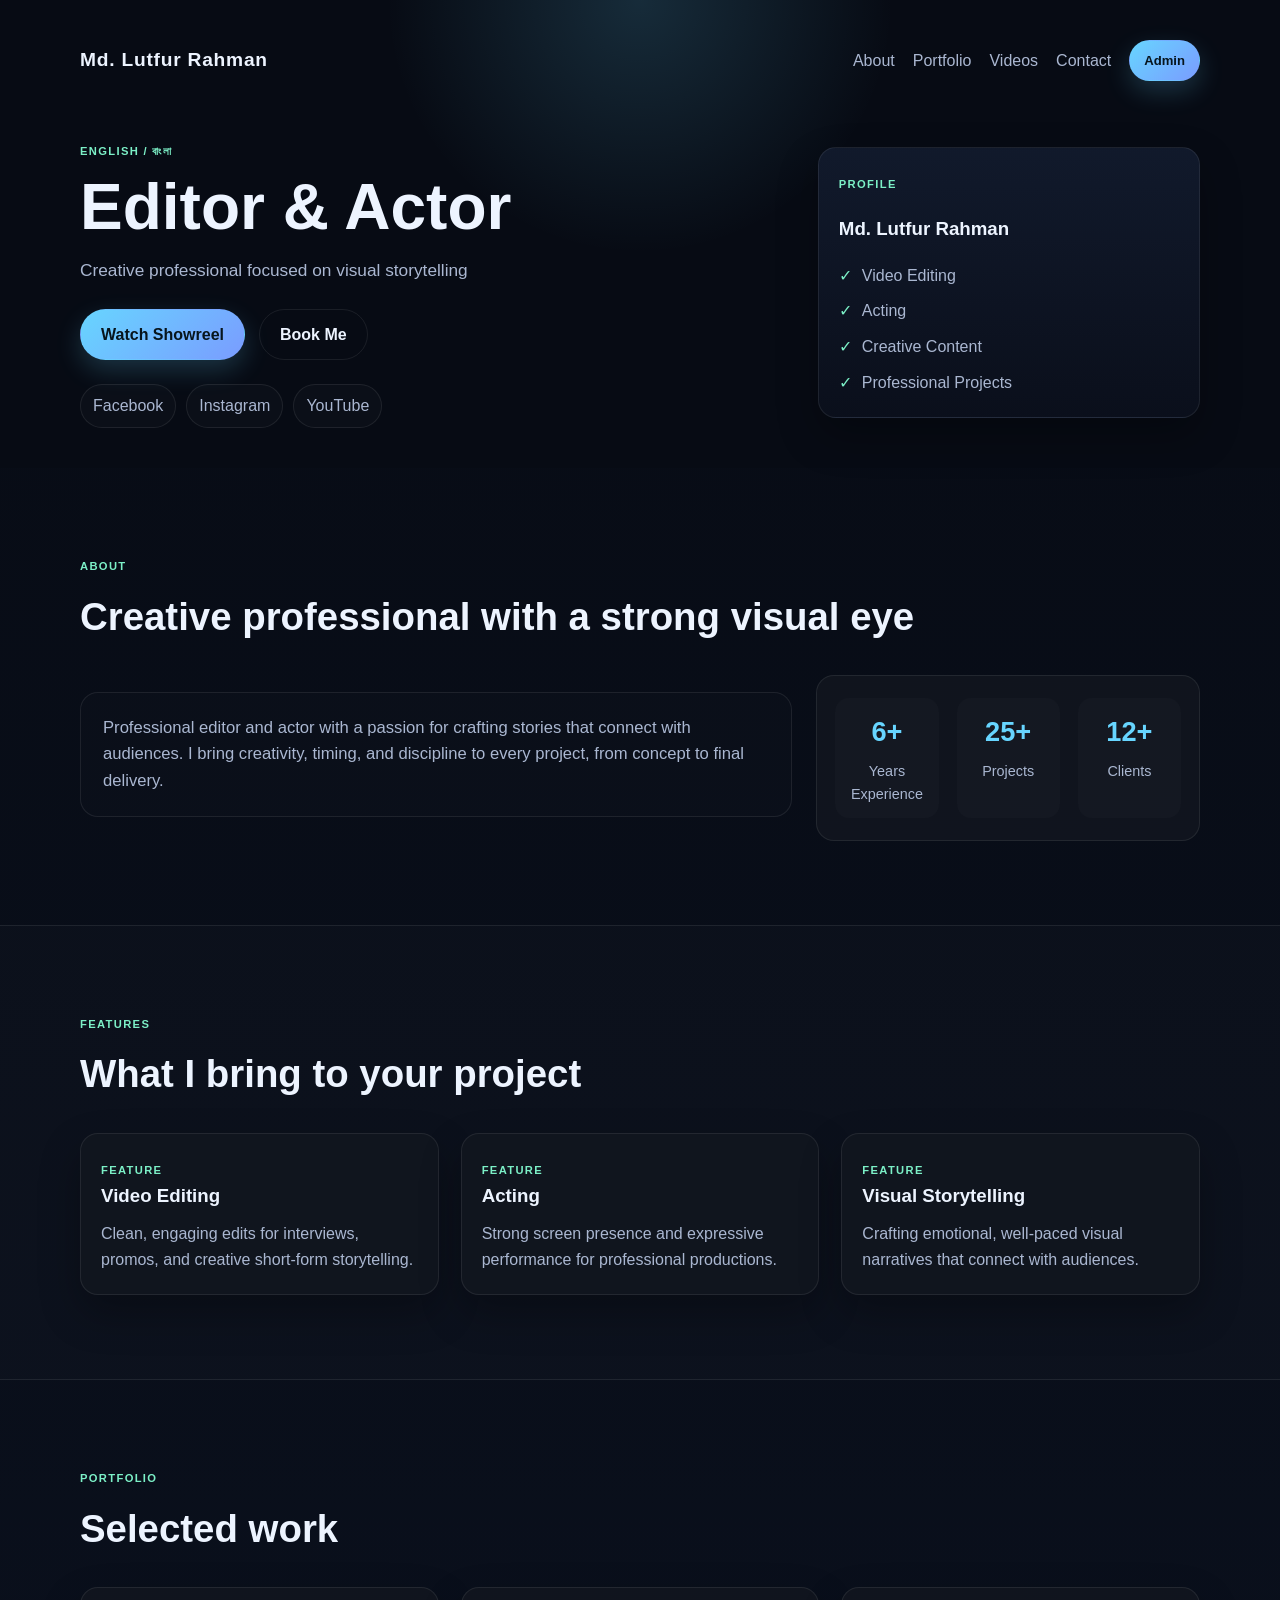
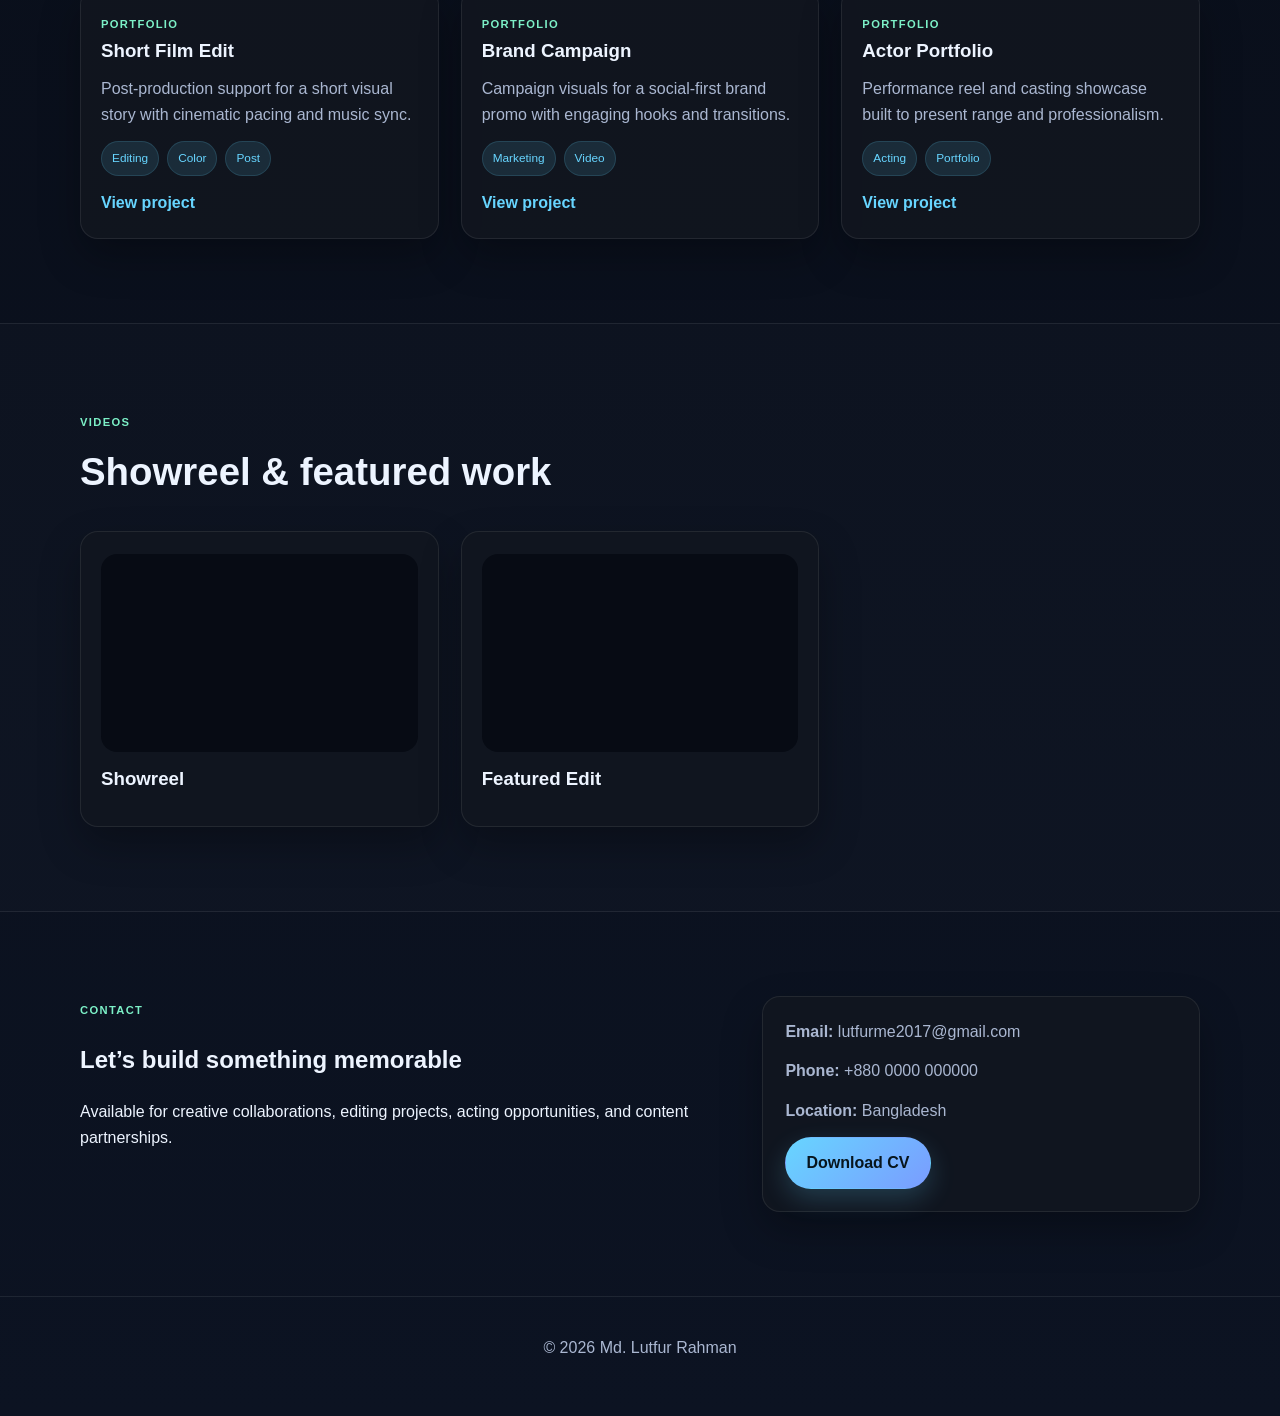
<file: index.html>
<!doctype html>
<html lang="en">
  <head>
    <meta charset="UTF-8" />
    <meta name="viewport" content="width=device-width, initial-scale=1.0" />
    <title>Md. Lutfur Rahman | Editor & Actor</title>
    <meta
      name="description"
      content="Portfolio and professional profile for Md. Lutfur Rahman — editor, actor, and creative professional."
    />
    <link rel="stylesheet" href="styles.css" />
  </head>
  <body data-page="public">
    <header class="site-header">
      <div class="container hero-wrap">
        <nav class="topbar">
          <div class="brand" id="brandName">Md. Lutfur Rahman</div>
          <div class="nav-links">
            <a href="#about">About</a>
            <a href="#portfolio">Portfolio</a>
            <a href="#videos">Videos</a>
            <a href="#contact">Contact</a>
            <a class="btn btn-small" href="admin.html">Admin</a>
          </div>
        </nav>

        <div class="hero-inner">
          <div class="hero-copy">
            <span class="eyebrow">English / বাংলা</span>
            <h1 id="heroTitle">Editor & Actor</h1>
            <p id="heroBio">
              Creative, detail-focused professional delivering polished visual storytelling
              across editing and performance work.
            </p>
            <div class="cta-row">
              <a class="btn" href="#videos">Watch Showreel</a>
              <a class="btn btn-outline" href="#contact">Book Me</a>
            </div>
            <div class="hero-socials" id="socialLinks"></div>
          </div>

          <div class="hero-card">
            <div class="mini-label">Profile</div>
            <h3 id="profileName">Md. Lutfur Rahman</h3>
            <ul class="check-list">
              <li>Video Editing</li>
              <li>Acting</li>
              <li>Creative Content</li>
              <li>Professional Projects</li>
            </ul>
          </div>
        </div>
      </div>
    </header>

    <main>
      <section id="about" class="section">
        <div class="container">
          <div class="section-heading">
            <span class="kicker">About</span>
            <h2>Creative professional with a strong visual eye</h2>
          </div>
          <div class="about-grid">
            <div>
              <p id="aboutText">
                Professional editor and actor with a passion for crafting stories that connect with audiences.
                I bring creativity, timing, and discipline to every project, from concept to final delivery.
              </p>
            </div>
            <div class="stats-box">
              <div><strong id="statYears">6+</strong><span>Years Experience</span></div>
              <div><strong id="statProjects">25+</strong><span>Projects</span></div>
              <div><strong id="statClients">12+</strong><span>Clients</span></div>
            </div>
          </div>
        </div>
      </section>

      <section class="section alt-bg">
        <div class="container">
          <div class="section-heading">
            <span class="kicker">Features</span>
            <h2>What I bring to your project</h2>
          </div>
          <div id="featuresGrid" class="feature-grid"></div>
        </div>
      </section>

      <section id="portfolio" class="section">
        <div class="container">
          <div class="section-heading">
            <span class="kicker">Portfolio</span>
            <h2>Selected work</h2>
          </div>
          <div id="projectsGrid" class="card-grid"></div>
        </div>
      </section>

      <section id="videos" class="section alt-bg">
        <div class="container">
          <div class="section-heading">
            <span class="kicker">Videos</span>
            <h2>Showreel & featured work</h2>
          </div>
          <div id="videoGrid" class="video-grid"></div>
        </div>
      </section>

      <section id="contact" class="section">
        <div class="container contact-wrap">
          <div class="contact-copy">
            <span class="kicker">Contact</span>
            <h2>Let’s build something memorable</h2>
            <p>
              Available for creative collaborations, editing projects, acting opportunities,
              and content partnerships.
            </p>
          </div>

          <div class="contact-card">
            <p><strong>Email:</strong> <a id="emailLink" href="mailto:lutfurme2017@gmail.com">lutfurme2017@gmail.com</a></p>
            <p><strong>Phone:</strong> <span id="phoneText">+880 0000 000000</span></p>
            <p><strong>Location:</strong> <span id="locationText">Bangladesh</span></p>
            <a class="btn" id="resumeLink" href="#">Download CV</a>
          </div>
        </div>
      </section>
    </main>

    <footer class="site-footer">
      <div class="container footer-wrap">
        <p>© <span id="yearStamp"></span> <span id="footerName">Md. Lutfur Rahman</span></p>
      </div>
    </footer>

    <script src="script.js"></script>
  </body>
</html>
</file>
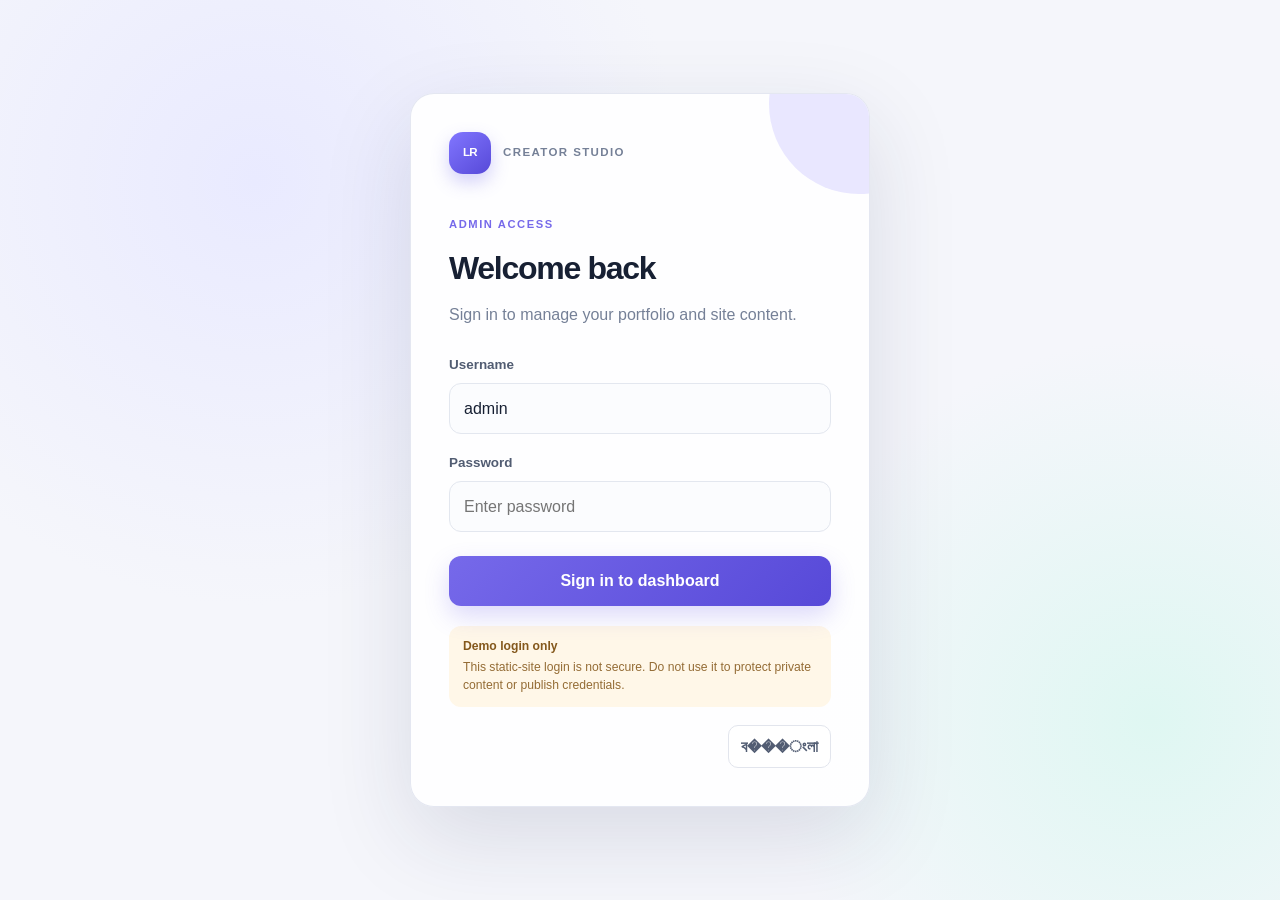
<file: admin.html>
<!doctype html>
<html lang="en">
  <head>
    <meta charset="UTF-8" />
    <meta name="viewport" content="width=device-width, initial-scale=1.0" />
    <meta name="theme-color" content="#0b1020" />
    <title>Studio Admin | Md. Lutfur Rahman</title>
    <link rel="stylesheet" href="styles.css" />
    <link rel="stylesheet" href="admin-premium.css" />
  </head>
  <body data-page="admin" class="admin-page">
    <div class="auth-shell" id="authPanel">
      <div class="auth-box premium-auth">
        <div class="auth-brand"><span class="brand-mark">LR</span><span>CREATOR STUDIO</span></div>
        <span class="eyebrow" data-i18n="adminAccess">ADMIN ACCESS</span>
        <h1 data-i18n="loginTitle">Welcome back</h1>
        <p data-i18n="loginSubtitle">Sign in to manage your portfolio and site content.</p>
        <form id="loginForm">
          <div class="field">
            <label for="username" data-i18n="username">Username</label>
            <input id="username" type="text" autocomplete="username" value="admin" required />
          </div>
          <div class="field">
            <label for="password" data-i18n="password">Password</label>
            <input id="password" type="password" autocomplete="current-password" placeholder="Enter password" required />
          </div>
          <button class="btn auth-submit" type="submit" data-i18n="signIn">Sign in to dashboard</button>
        </form>
        <div class="demo-warning"><strong data-i18n="demoOnly">Demo login only</strong><span data-i18n="demoWarning">This static-site login is not secure. Do not use it to protect private content or publish credentials.</span></div>
        <button class="language-toggle" type="button" data-language-toggle aria-label="Switch language">বাংলা</button>
      </div>
    </div>

    <div class="admin-shell hidden" id="adminPanel">
      <div class="admin-frame">
        <aside class="admin-sidebar">
          <a class="admin-brand" href="index.html"><span class="brand-mark">LR</span><span><strong>Creator Studio</strong><small>PERSONAL WEBSITE</small></span></a>
          <div class="sidebar-label" data-i18n="workspace">WORKSPACE</div>
          <nav class="sidebar-nav" aria-label="Dashboard sections">
            <button class="nav-btn active" type="button" data-section="overview"><span class="nav-icon">◫</span><span data-i18n="overview">Overview</span></button>
            <button class="nav-btn" type="button" data-section="profile"><span class="nav-icon">◉</span><span data-i18n="profile">Profile & contact</span></button>
            <button class="nav-btn" type="button" data-section="projects"><span class="nav-icon">▧</span><span data-i18n="projects">Projects & portfolio</span></button>
            <button class="nav-btn" type="button" data-section="features"><span class="nav-icon">✳</span><span data-i18n="features">Features</span></button>
            <button class="nav-btn" type="button" data-section="videos"><span class="nav-icon">▷</span><span data-i18n="videos">Videos</span></button>
            <button class="nav-btn" type="button" data-section="socials"><span class="nav-icon">↗</span><span data-i18n="socialLinks">Social links</span></button>
          </nav>
          <div class="sidebar-bottom">
            <div class="sidebar-tip"><span class="tip-dot"></span><div><strong data-i18n="localDemo">Local demo</strong><small data-i18n="localDemoText">Changes save in this browser only.</small></div></div>
            <button class="language-toggle sidebar-language" type="button" data-language-toggle>বাংলা</button>
          </div>
        </aside>

        <main class="admin-main">
          <header class="dashboard-topbar">
            <div class="breadcrumb"><span data-i18n="dashboard">Dashboard</span><span>/</span><strong id="currentSectionLabel" data-i18n="overview">Overview</strong></div>
            <div class="topbar-actions">
              <span class="save-status"><i></i><span data-i18n="savedLocally">Saved locally</span></span>
              <a class="btn btn-outline" href="index.html" target="_blank" rel="noopener"><span>↗</span><span data-i18n="previewSite">Preview site</span></a>
              <button class="ghost-btn" id="logoutBtn" type="button" data-i18n="logout">Log out</button>
            </div>
          </header>

          <section class="dashboard-section active" data-panel="overview">
            <div class="welcome-row"><div><span class="eyebrow" data-i18n="dashboardOverview">DASHBOARD OVERVIEW</span><h1 data-i18n="welcomeTitle">Your creative workspace</h1><p data-i18n="welcomeText">Manage your profile, work, videos and contact details from one place.</p></div><div class="welcome-date"><span class="date-icon">✦</span><span data-i18n="portfolioManager">Portfolio manager</span></div></div>
            <div class="metric-grid">
              <article class="metric-card"><span class="metric-icon cyan">▧</span><div><small data-i18n="portfolioProjects">Portfolio projects</small><strong id="projectCount">0</strong></div><button type="button" data-go="projects" aria-label="Open projects">↗</button></article>
              <article class="metric-card"><span class="metric-icon violet">▷</span><div><small data-i18n="featuredVideos">Featured videos</small><strong id="videoCount">0</strong></div><button type="button" data-go="videos" aria-label="Open videos">↗</button></article>
              <article class="metric-card"><span class="metric-icon green">✳</span><div><small data-i18n="serviceFeatures">Service features</small><strong id="featureCount">0</strong></div><button type="button" data-go="features" aria-label="Open features">↗</button></article>
              <article class="metric-card"><span class="metric-icon amber">↗</span><div><small data-i18n="socialProfiles">Social profiles</small><strong id="socialCount">0</strong></div><button type="button" data-go="socials" aria-label="Open social links">↗</button></article>
            </div>
            <div class="overview-grid">
              <article class="dashboard-card quick-card"><div class="card-heading"><div><span class="eyebrow" data-i18n="quickActions">QUICK ACTIONS</span><h2 data-i18n="manageContent">Manage your content</h2></div><span class="heading-mark">✦</span></div><div class="quick-actions"><button type="button" data-go="projects"><span class="quick-icon cyan">＋</span><span><strong data-i18n="addProject">Add a project</strong><small data-i18n="addProjectText">Showcase recent work</small></span><b>→</b></button><button type="button" data-go="videos"><span class="quick-icon violet">▷</span><span><strong data-i18n="addVideo">Add a video</strong><small data-i18n="addVideoText">Feature a showreel or edit</small></span><b>→</b></button><button type="button" data-go="profile"><span class="quick-icon green">◉</span><span><strong data-i18n="updateContact">Update contact details</strong><small data-i18n="updateContactText">Keep your profile current</small></span><b>→</b></button></div></article>
              <article class="dashboard-card profile-summary"><div class="card-heading"><div><span class="eyebrow" data-i18n="publicProfile">PUBLIC PROFILE</span><h2 data-i18n="profilePreview">Profile snapshot</h2></div><button type="button" class="text-action" data-go="profile" data-i18n="editProfile">Edit profile ↗</button></div><div class="profile-avatar" id="summaryInitials">LR</div><h3 id="summaryName">Md. Lutfur Rahman</h3><p id="summaryTitle">Editor & Actor</p><div class="summary-divider"></div><small id="summaryEmail">lutfurme2017@gmail.com</small></article>
            </div>
            <div class="dashboard-note"><span>ⓘ</span><p><strong data-i18n="importantNote">Important:</strong> <span data-i18n="importantNoteText">This static version stores content in your browser only. To publish dashboard edits for every visitor, connect a real CMS or backend before launch.</span></p></div>
          </section>

          <section class="dashboard-section" data-panel="profile">
            <div class="section-title-row"><div><span class="eyebrow" data-i18n="profileSettings">PROFILE SETTINGS</span><h1 data-i18n="profileContactTitle">Profile & contact</h1><p data-i18n="profileContactDesc">Edit the information visitors see on your portfolio.</p></div></div>
            <section class="dashboard-card editor-card"><div class="card-heading"><div><h2 data-i18n="identityIntro">Identity & introduction</h2><p data-i18n="identityIntroDesc">Your name, professional title and bio.</p></div><span class="card-step">01</span></div><div class="form-grid">
              <div class="field"><label for="siteName" data-i18n="name">Name</label><input id="siteName" type="text" /></div><div class="field"><label for="siteTitle" data-i18n="professionalTitle">Professional title</label><input id="siteTitle" type="text" /></div>
              <div class="field full"><label for="siteSubtitle" data-i18n="shortIntro">Short introduction</label><input id="siteSubtitle" type="text" /></div><div class="field full"><label for="bioText" data-i18n="aboutBio">About / biography</label><textarea id="bioText"></textarea></div>
            </div></section>
            <section class="dashboard-card editor-card"><div class="card-heading"><div><h2 data-i18n="contactDetails">Contact details</h2><p data-i18n="contactDetailsDesc">Ways for clients and collaborators to reach you.</p></div><span class="card-step">02</span></div><div class="form-grid">
              <div class="field"><label for="emailInput" data-i18n="emailAddress">Email address</label><input id="emailInput" type="email" /></div><div class="field"><label for="phoneInput" data-i18n="phone">Phone</label><input id="phoneInput" type="text" /></div><div class="field"><label for="locationInput" data-i18n="location">Location</label><input id="locationInput" type="text" /></div><div class="field"><label for="resumeInput" data-i18n="cvLink">CV / resume link</label><input id="resumeInput" type="url" /></div>
            </div></section>
            <section class="dashboard-card editor-card"><div class="card-heading"><div><h2 data-i18n="profileStats">Profile statistics</h2><p data-i18n="profileStatsDesc">Small highlights shown on your public page.</p></div><span class="card-step">03</span></div><div class="form-grid">
              <div class="field"><label for="statsYears" data-i18n="yearsExperience">Years of experience</label><input id="statsYears" type="text" /></div><div class="field"><label for="statsProjects" data-i18n="projectsCompleted">Projects completed</label><input id="statsProjects" type="text" /></div><div class="field"><label for="statsClients" data-i18n="clients">Clients</label><input id="statsClients" type="text" /></div>
            </div></section>
          </section>

          <section class="dashboard-section" data-panel="projects">
            <div class="section-title-row"><div><span class="eyebrow" data-i18n="portfolioManagement">PORTFOLIO MANAGEMENT</span><h1 data-i18n="projectsPortfolioTitle">Projects & portfolio</h1><p data-i18n="projectsPortfolioDesc">Add project highlights and link visitors to your work.</p></div></div>
            <section class="dashboard-card editor-card"><div class="card-heading"><div><h2 data-i18n="newProject">Create a project</h2><p data-i18n="newProjectDesc">Add a title, description, project link and tags.</p></div><span class="card-step">＋</span></div><div class="form-grid">
              <div class="field"><label for="projectTitle" data-i18n="projectName">Project name</label><input id="projectTitle" type="text" placeholder="e.g. Short film edit" /></div><div class="field"><label for="projectLink" data-i18n="projectUrl">Project URL</label><input id="projectLink" type="url" placeholder="https://..." /></div><div class="field full"><label for="projectDescription" data-i18n="description">Description</label><textarea id="projectDescription"></textarea></div><div class="field full"><label for="projectTags" data-i18n="tags">Tags (comma separated)</label><input id="projectTags" type="text" placeholder="Editing, Film, Post-production" /></div>
            </div><button class="success-btn add-action" type="button" id="addProjectBtn"><span>＋</span><span data-i18n="addToPortfolio">Add to portfolio</span></button></section>
            <section class="dashboard-card list-card premium-list"><div class="card-heading"><div><h2 data-i18n="publishedProjects">Portfolio projects</h2><p data-i18n="publishedProjectsDesc">Items currently included in your portfolio.</p></div></div><div id="projectList" class="managed-list"></div></section>
          </section>

          <section class="dashboard-section" data-panel="features">
            <div class="section-title-row"><div><span class="eyebrow" data-i18n="servicesSkills">SERVICES & SKILLS</span><h1 data-i18n="featuresTitle">Features</h1><p data-i18n="featuresDesc">Highlight your services, strengths and creative capabilities.</p></div></div>
            <section class="dashboard-card editor-card"><div class="card-heading"><div><h2 data-i18n="newFeature">Create a feature</h2><p data-i18n="newFeatureDesc">Add a concise title and a clear description.</p></div><span class="card-step">✳</span></div><div class="form-grid">
              <div class="field full"><label for="featureTitle" data-i18n="featureTitle">Feature title</label><input id="featureTitle" type="text" /></div><div class="field full"><label for="featureDescription" data-i18n="description">Description</label><textarea id="featureDescription"></textarea></div>
            </div><button class="success-btn add-action" type="button" id="addFeatureBtn"><span>＋</span><span data-i18n="addFeatureAction">Add feature</span></button></section>
            <section class="dashboard-card list-card premium-list"><div class="card-heading"><div><h2 data-i18n="currentFeatures">Current features</h2><p data-i18n="currentFeaturesDesc">Manage the features visitors see.</p></div></div><div id="featureList" class="managed-list"></div></section>
          </section>

          <section class="dashboard-section" data-panel="videos">
            <div class="section-title-row"><div><span class="eyebrow" data-i18n="videoManagement">VIDEO MANAGEMENT</span><h1 data-i18n="videosTitle">Videos & showreels</h1><p data-i18n="videosDesc">Feature your showreel, edits and other video work.</p></div></div>
            <section class="dashboard-card editor-card"><div class="card-heading"><div><h2 data-i18n="newVideo">Add a video</h2><p data-i18n="newVideoDesc">Paste a YouTube or supported video embed URL.</p></div><span class="card-step">▷</span></div><div class="form-grid">
              <div class="field"><label for="videoTitle" data-i18n="videoTitle">Video title</label><input id="videoTitle" type="text" /></div><div class="field"><label for="videoUrl" data-i18n="videoUrl">Video URL</label><input id="videoUrl" type="url" placeholder="https://www.youtube.com/watch?v=..." /></div>
            </div><button class="success-btn add-action" type="button" id="addVideoBtn"><span>＋</span><span data-i18n="addVideoAction">Add video</span></button></section>
            <section class="dashboard-card list-card premium-list"><div class="card-heading"><div><h2 data-i18n="currentVideos">Current videos</h2><p data-i18n="currentVideosDesc">Videos displayed on your portfolio page.</p></div></div><div id="videoList" class="managed-list"></div></section>
          </section>

          <section class="dashboard-section" data-panel="socials">
            <div class="section-title-row"><div><span class="eyebrow" data-i18n="onlinePresence">ONLINE PRESENCE</span><h1 data-i18n="socialLinksTitle">Social links</h1><p data-i18n="socialLinksDesc">Connect visitors to your professional profiles and other sites.</p></div></div>
            <section class="dashboard-card editor-card"><div class="card-heading"><div><h2 data-i18n="newSocialLink">Add a link</h2><p data-i18n="newSocialDesc">Add a display name and its full URL.</p></div><span class="card-step">↗</span></div><div class="form-grid">
              <div class="field"><label for="socialLabel" data-i18n="linkName">Link name</label><input id="socialLabel" type="text" placeholder="Facebook" /></div><div class="field"><label for="socialUrl" data-i18n="linkUrl">Link URL</label><input id="socialUrl" type="url" placeholder="https://..." /></div>
            </div><button class="success-btn add-action" type="button" id="addSocialBtn"><span>＋</span><span data-i18n="addLink">Add link</span></button></section>
            <section class="dashboard-card list-card premium-list"><div class="card-heading"><div><h2 data-i18n="currentLinks">Current links</h2><p data-i18n="currentLinksDesc">Social links shown on your public profile.</p></div></div><div id="socialList" class="managed-list"></div></section>
          </section>

          <footer class="dashboard-footer"><span>© <span id="adminYear"></span> Md. Lutfur Rahman</span><span data-i18n="adminFooter">A simple space for your creative work.</span><button class="btn danger-btn" id="resetBtn" type="button" data-i18n="resetData">Reset content</button></footer>
        </main>
      </div>
    </div>
    <div id="toast" class="toast" aria-live="polite"></div>
    <script src="script.js"></script>
    <script src="admin-ui.js"></script>
  </body>
</html>
</file>
<file: styles.css>
* {
  box-sizing: border-box;
}

:root {
  --bg: #070b14;
  --bg-2: #0c1322;
  --panel: rgba(18, 22, 31, 0.88);
  --panel-strong: #121b2d;
  --panel-soft: #171f32;
  --text: #edf4ff;
  --muted: #aab7d1;
  --primary: #67d5ff;
  --secondary: #7cf0c7;
  --accent: #ffb76b;
  --line: rgba(255, 255, 255, 0.08);
  --shadow: 0 18px 40px rgba(0, 0, 0, 0.28);
  --radius: 18px;
}

html {
  scroll-behavior: smooth;
}

body {
  margin: 0;
  font-family: Inter, "Segoe UI", sans-serif;
  background: linear-gradient(180deg, var(--bg) 0%, var(--bg-2) 100%);
  color: var(--text);
  line-height: 1.6;
}

a {
  color: inherit;
  text-decoration: none;
}

img, iframe {
  max-width: 100%;
  display: block;
}

.container {
  width: min(1120px, calc(100% - 32px));
  margin: 0 auto;
}

.site-header {
  background: radial-gradient(circle at top, rgba(103, 213, 255, 0.16), transparent 32%), var(--bg);
  padding: 22px 0 40px;
}

.topbar {
  display: flex;
  justify-content: space-between;
  align-items: center;
  gap: 20px;
  padding: 18px 0 30px;
}

.brand {
  font-size: 1.2rem;
  font-weight: 700;
  letter-spacing: 0.04em;
}

.nav-links {
  display: flex;
  flex-wrap: wrap;
  gap: 18px;
  color: var(--muted);
  align-items: center;
}

.nav-links a {
  transition: 0.2s ease;
}

.nav-links a:hover {
  color: var(--text);
}

.hero-wrap {
  position: relative;
}

.hero-inner {
  display: grid;
  grid-template-columns: 1.3fr 0.7fr;
  align-items: center;
  gap: 28px;
  padding-top: 26px;
}

.eyebrow,
.kicker,
.mini-label {
  display: inline-block;
  text-transform: uppercase;
  letter-spacing: 0.12em;
  font-size: 0.7rem;
  color: var(--secondary);
  font-weight: 700;
}

.hero-copy h1 {
  font-size: clamp(2.4rem, 5vw, 5rem);
  line-height: 1.02;
  margin: 12px 0 16px;
}

.hero-copy p {
  max-width: 620px;
  color: var(--muted);
  font-size: 1.08rem;
}

.cta-row {
  margin-top: 24px;
  display: flex;
  flex-wrap: wrap;
  gap: 14px;
}

.btn {
  display: inline-flex;
  align-items: center;
  justify-content: center;
  padding: 12px 20px;
  border-radius: 999px;
  background: linear-gradient(135deg, var(--primary), #7a9cff);
  color: #07151d;
  font-weight: 700;
  border: 1px solid transparent;
  transition: transform 0.2s ease, box-shadow 0.2s ease;
  box-shadow: 0 10px 26px rgba(103, 213, 255, 0.2);
}

.btn:hover {
  transform: translateY(-1px);
}

.btn-small {
  padding: 9px 14px;
  font-size: 0.82rem;
}

.btn-outline {
  background: transparent;
  color: var(--text);
  border-color: var(--line);
  box-shadow: none;
}

.hero-socials {
  margin-top: 24px;
  display: flex;
  flex-wrap: wrap;
  gap: 10px;
}

.social-chip {
  display: inline-block;
  padding: 8px 12px;
  border-radius: 999px;
  background: rgba(255, 255, 255, 0.02);
  border: 1px solid var(--line);
  color: var(--muted);
}

.hero-card {
  background: linear-gradient(180deg, rgba(18, 27, 45, 0.94), rgba(11, 16, 28, 0.94));
  border: 1px solid var(--line);
  border-radius: var(--radius);
  padding: 22px 20px;
  box-shadow: var(--shadow);
}

.check-list {
  list-style: none;
  padding: 0;
  margin: 18px 0 0;
  display: grid;
  gap: 10px;
  color: var(--muted);
}

.check-list li::before {
  content: "✓";
  color: var(--secondary);
  margin-right: 10px;
}

.section {
  padding: 84px 0;
}

.alt-bg {
  background: rgba(255, 255, 255, 0.013);
  border-top: 1px solid var(--line);
  border-bottom: 1px solid var(--line);
}

.section-heading {
  margin-bottom: 28px;
}

.section-heading h2 {
  margin: 8px 0 0;
  font-size: clamp(1.8rem, 3vw, 2.8rem);
}

.about-grid {
  display: grid;
  grid-template-columns: 1.3fr 0.7fr;
  gap: 24px;
  align-items: stretch;
}

#aboutText {
  font-size: 1.04rem;
  color: var(--muted);
  background: rgba(255, 255, 255, 0.01);
  border: 1px solid var(--line);
  padding: 22px;
  border-radius: var(--radius);
}

.stats-box {
  display: grid;
  grid-template-columns: repeat(3, 1fr);
  gap: 18px;
  background: var(--panel);
  border: 1px solid var(--line);
  border-radius: var(--radius);
  padding: 22px 18px;
}

.stats-box div {
  display: flex;
  flex-direction: column;
  gap: 6px;
  text-align: center;
  padding: 12px 8px;
  border-radius: 14px;
  background: rgba(255, 255, 255, 0.015);
}

.stats-box strong {
  font-size: 1.7rem;
  color: var(--primary);
}

.stats-box span {
  color: var(--muted);
  font-size: 0.9rem;
}

.feature-grid,
.card-grid,
.video-grid {
  display: grid;
  grid-template-columns: repeat(3, minmax(0, 1fr));
  gap: 22px;
}

.feature-card,
.project-card,
.video-card,
.contact-card,
.admin-panel,
.auth-box,
.list-card,
.form-card {
  background: rgba(18, 22, 31, 0.88);
  border: 1px solid var(--line);
  border-radius: var(--radius);
  box-shadow: var(--shadow);
}

.feature-card,
.project-card,
.video-card {
  padding: 22px 20px;
}

.feature-card h3,
.project-card h3,
.video-card h3 {
  margin: 0 0 10px;
}

.feature-card p,
.project-card p,
.video-card p {
  margin: 0;
  color: var(--muted);
}

.project-card .project-link {
  display: inline-block;
  margin-top: 14px;
  color: var(--primary);
  font-weight: 600;
}

.tag-group {
  margin-top: 14px;
  display: flex;
  flex-wrap: wrap;
  gap: 8px;
}

.tag {
  display: inline-flex;
  align-items: center;
  padding: 7px 10px;
  border-radius: 999px;
  font-size: 0.74rem;
  background: rgba(103, 213, 255, 0.12);
  color: var(--primary);
  border: 1px solid rgba(103, 213, 255, 0.15);
}

.video-frame {
  position: relative;
  overflow: hidden;
  border-radius: 16px;
  margin-bottom: 12px;
  background: #070b14;
  aspect-ratio: 16 / 10;
}

.video-frame iframe {
  width: 100%;
  height: 100%;
  border: 0;
}

.contact-wrap {
  display: grid;
  grid-template-columns: 1.2fr 0.8fr;
  gap: 26px;
  align-items: start;
}

.contact-card {
  padding: 22px;
}

.contact-card p {
  margin: 0 0 14px;
  color: var(--muted);
}

.site-footer {
  border-top: 1px solid var(--line);
  padding: 22px 0 40px;
}

.footer-wrap {
  display: flex;
  justify-content: center;
  color: var(--muted);
}

/* Admin styles */
.admin-shell {
  min-height: 100vh;
  padding: 24px 0 64px;
}

.admin-topbar {
  display: flex;
  justify-content: space-between;
  align-items: center;
  gap: 16px;
  margin-bottom: 22px;
}

.admin-topbar h1 {
  margin: 0;
  font-size: clamp(1.8rem, 3vw, 2.5rem);
}

.admin-actions {
  display: flex;
  gap: 12px;
  flex-wrap: wrap;
}

.admin-layout {
  display: grid;
  grid-template-columns: 280px 1fr;
  gap: 22px;
}

.sidebar {
  display: grid;
  gap: 14px;
  align-content: start;
}

.sidebar .nav-btn {
  width: 100%;
  text-align: left;
  padding: 12px 14px;
  border-radius: 14px;
  background: rgba(255, 255, 255, 0.02);
  border: 1px solid var(--line);
  color: var(--muted);
  cursor: pointer;
}

.sidebar .nav-btn.active {
  background: rgba(103, 213, 255, 0.12);
  color: var(--text);
  border-color: rgba(103, 213, 255, 0.25);
}

.admin-panel {
  padding: 24px;
}

.form-grid {
  display: grid;
  grid-template-columns: repeat(2, minmax(0, 1fr));
  gap: 14px;
}

.field {
  display: flex;
  flex-direction: column;
  gap: 8px;
}

.field.full {
  grid-column: 1 / -1;
}

input,
textarea,
select,
button {
  font: inherit;
}

input,
textarea,
select {
  width: 100%;
  background: rgba(255, 255, 255, 0.02);
  color: var(--text);
  border: 1px solid var(--line);
  border-radius: 12px;
  padding: 12px 14px;
}

textarea {
  min-height: 110px;
  resize: vertical;
}

label {
  color: var(--muted);
  font-size: 0.92rem;
}

.list-card {
  padding: 16px 18px;
  margin-top: 16px;
}

.list-card-header {
  display: flex;
  justify-content: space-between;
  align-items: center;
  gap: 12px;
  margin-bottom: 14px;
}

.list-card h3 {
  margin: 0;
}

.item-row {
  display: flex;
  justify-content: space-between;
  gap: 12px;
  padding: 12px 0;
  border-top: 1px solid var(--line);
}

.item-row:first-child {
  border-top: none;
}

.item-row strong {
  display: block;
  margin-bottom: 6px;
}

.item-row small {
  color: var(--muted);
}

.row-actions {
  display: flex;
  gap: 8px;
  align-items: center;
}

.ghost-btn,
.danger-btn,
.success-btn {
  border: 1px solid var(--line);
  border-radius: 10px;
  padding: 8px 10px;
  background: transparent;
  color: var(--text);
  cursor: pointer;
}

.success-btn {
  background: rgba(124, 240, 199, 0.12);
  border-color: rgba(124, 240, 199, 0.24);
  color: var(--secondary);
}

.danger-btn {
  color: #ffb4b4;
  border-color: rgba(255, 180, 180, 0.2);
}

.auth-shell {
  min-height: 100vh;
  display: grid;
  place-items: center;
  padding: 24px;
}

.auth-box {
  width: min(440px, 100%);
  padding: 28px 24px;
}

.auth-box h2 {
  margin-top: 0;
  margin-bottom: 8px;
  font-size: 2rem;
}

.auth-box p {
  color: var(--muted);
}

.auth-box .btn {
  margin-top: 18px;
  width: 100%;
}

.hidden {
  display: none !important;
}

.toast {
  position: fixed;
  right: 20px;
  bottom: 20px;
  background: rgba(18, 22, 31, 0.96);
  color: var(--text);
  border: 1px solid var(--line);
  border-radius: 12px;
  padding: 12px 14px;
  box-shadow: var(--shadow);
  opacity: 0;
  transform: translateY(10px);
  transition: all 0.2s ease;
  pointer-events: none;
}

.toast.show {
  opacity: 1;
  transform: translateY(0);
}

@media (max-width: 950px) {
  .hero-inner,
  .about-grid,
  .contact-wrap,
  .admin-layout {
    grid-template-columns: 1fr;
  }

  .feature-grid,
  .card-grid,
  .video-grid {
    grid-template-columns: 1fr 1fr;
  }
}

@media (max-width: 640px) {
  .feature-grid,
  .card-grid,
  .video-grid,
  .form-grid,
  .stats-box {
    grid-template-columns: 1fr;
  }

  .topbar,
  .admin-topbar {
    flex-direction: column;
    align-items: flex-start;
  }

  .nav-links {
    gap: 10px;
  }

  .section {
    padding: 64px 0;
  }
}
</file>
<file: admin-premium.css>
/* Premium dashboard skin */
.admin-page {
  --admin-bg: #f4f6fb;
  --admin-surface: #fff;
  --admin-ink: #172033;
  --admin-muted: #758097;
  --admin-line: #e8ebf2;
  --admin-purple: #6658e8;
  background: var(--admin-bg);
  color: var(--admin-ink);
  min-height: 100vh;
}
.admin-page .hidden { display: none !important; }
.admin-page .auth-shell { min-height: 100vh; background: radial-gradient(circle at 20% 20%, #e9eaff 0, transparent 34%), radial-gradient(circle at 90% 80%, #dff7f2 0, transparent 28%), #f5f6fb; }
.admin-page .premium-auth { position: relative; overflow: hidden; width: min(460px, 100%); padding: 38px; border: 1px solid rgba(226,229,240,.9); border-radius: 24px; background: rgba(255,255,255,.9); box-shadow: 0 30px 90px rgba(28,38,77,.13); color: var(--admin-ink); }
.admin-page .premium-auth::before { content: ""; position: absolute; width: 180px; height: 180px; right: -80px; top: -80px; border-radius: 50%; background: #e9e7ff; }
.admin-page .auth-brand,.admin-brand { display: flex; align-items: center; gap: 12px; color: var(--admin-muted); font-weight: 800; letter-spacing: .12em; font-size: .72rem; margin-bottom: 36px; }
.brand-mark { display: inline-grid; place-items: center; width: 42px; height: 42px; border-radius: 14px; color: white; font-weight: 800; letter-spacing: -.05em; background: linear-gradient(140deg,#8176ff,#5749d8); box-shadow: 0 8px 18px rgba(102,88,232,.28); }
.admin-page .premium-auth .eyebrow,.admin-page .eyebrow { color: #7669ea; letter-spacing: .14em; }
.admin-page .premium-auth h1 { margin: 8px 0; font-size: 2rem; letter-spacing: -.04em; }
.admin-page .premium-auth p { color: var(--admin-muted); margin: 0 0 26px; }
.admin-page .premium-auth form { display: grid; gap: 18px; }
.admin-page .premium-auth label,.admin-page .field label { color: #515c72; font-weight: 650; font-size: .84rem; }
.admin-page input,.admin-page textarea { color: var(--admin-ink); border: 1px solid #e3e7ef; background: #fbfcfe; border-radius: 12px; padding: 12px 14px; outline: none; transition: .2s ease; }
.admin-page input:focus,.admin-page textarea:focus { border-color: #9289f2; box-shadow: 0 0 0 4px rgba(118,105,234,.11); }
.admin-page .auth-submit { width: 100%; margin-top: 6px; border: 0; border-radius: 12px; color: #fff; background: linear-gradient(135deg,#7669ea,#5749d8); box-shadow: 0 10px 24px rgba(102,88,232,.22); cursor: pointer; }
.demo-warning { display: grid; gap: 4px; padding: 12px 14px; margin-top: 20px; border-radius: 12px; background: #fff7e8; color: #84581c; font-size: .76rem; line-height: 1.45; }
.demo-warning span { color: #946c35; }
.language-toggle { border: 1px solid #e2e5ed; border-radius: 10px; padding: 8px 12px; color: #525d73; background: #fff; cursor: pointer; font-weight: 700; }
.premium-auth > .language-toggle { display: block; margin: 18px 0 0 auto; }
.admin-frame { min-height: 100vh; }
.admin-sidebar { position: fixed; inset: 0 auto 0 0; z-index: 4; display: flex; flex-direction: column; width: 256px; padding: 26px 18px 18px; background: #101629; color: #e8ecf8; }
.admin-page .admin-brand { display: flex; margin: 0 0 42px; padding: 0 8px; color: #fff; text-decoration: none; letter-spacing: 0; font-size: .95rem; }
.admin-brand strong,.admin-brand small { display: block; }
.admin-brand small { color: #8791ad; letter-spacing: .12em; font-size: .59rem; margin-top: 4px; }
.sidebar-label { padding: 0 12px; margin-bottom: 10px; color: #69748f; font-size: .65rem; font-weight: 800; letter-spacing: .14em; }
.sidebar-nav { display: grid; gap: 6px; }
.admin-page .sidebar .nav-btn { display: flex; align-items: center; gap: 13px; padding: 12px 13px; border: 1px solid transparent; border-radius: 11px; color: #9aa5c0; background: transparent; font-size: .86rem; font-weight: 600; transition: .2s; }
.admin-page .sidebar .nav-btn:hover { color: #fff; background: rgba(255,255,255,.05); }
.admin-page .sidebar .nav-btn.active { color: #fff; background: linear-gradient(90deg,rgba(118,105,234,.25),rgba(118,105,234,.08)); border-color: rgba(151,142,255,.15); box-shadow: inset 3px 0 #8e84ff; }
.nav-icon { width: 20px; text-align: center; font-size: 1.05rem; }
.sidebar-bottom { margin-top: auto; display: grid; gap: 12px; }
.sidebar-tip { display: flex; gap: 10px; padding: 13px 10px; border-radius: 12px; background: rgba(255,255,255,.045); }
.sidebar-tip strong,.sidebar-tip small { display: block; }
.sidebar-tip strong { font-size: .75rem; }
.sidebar-tip small { margin-top: 3px; color: #929db8; font-size: .67rem; line-height: 1.4; }
.tip-dot { flex: 0 0 8px; width: 8px; height: 8px; margin-top: 5px; border-radius: 50%; background: #f5bd68; box-shadow: 0 0 0 4px rgba(245,189,104,.12); }
.sidebar-language { color: #d7dded; border-color: rgba(255,255,255,.12); background: rgba(255,255,255,.04); }
.admin-main { min-height: 100vh; margin-left: 256px; padding: 0 38px 28px; color: var(--admin-ink); }
.dashboard-topbar { position: sticky; top: 0; z-index: 3; display: flex; justify-content: space-between; align-items: center; gap: 20px; min-height: 76px; margin: 0 -38px 30px; padding: 12px 38px; background: rgba(255,255,255,.88); border-bottom: 1px solid var(--admin-line); backdrop-filter: blur(14px); }
.breadcrumb { display: flex; gap: 10px; align-items: center; color: #8a93a6; font-size: .8rem; }
.breadcrumb strong { color: var(--admin-ink); }
.topbar-actions { display: flex; align-items: center; gap: 12px; }
.save-status { display: flex; align-items: center; gap: 7px; color: #7f8a9e; font-size: .73rem; }
.save-status i { width: 7px; height: 7px; border-radius: 50%; background: #39bd88; box-shadow: 0 0 0 4px rgba(57,189,136,.12); }
.admin-page .topbar-actions .btn { border-radius: 10px; padding: 9px 13px; color: #4a43ae; border: 1px solid #e6e4ff; background: #f9f8ff; box-shadow: none; font-size: .78rem; }
.admin-page .ghost-btn { border-radius: 10px; padding: 9px 12px; background: #fff; border-color: var(--admin-line); color: #69758b; font-size: .78rem; }
.dashboard-section { display: none; max-width: 1220px; margin: 0 auto; animation: section-in .25s ease; }
.dashboard-section.active { display: block; }
@keyframes section-in { from { opacity: .3; transform: translateY(5px); } to { opacity: 1; transform: translateY(0); } }
.welcome-row,.section-title-row { display: flex; justify-content: space-between; align-items: center; gap: 20px; margin: 6px 0 26px; }
.admin-page .welcome-row h1,.admin-page .section-title-row h1 { margin: 7px 0 4px; color: #172033; font-size: clamp(1.7rem,2.4vw,2.2rem); letter-spacing: -.045em; }
.welcome-row p,.section-title-row p { margin: 0; color: var(--admin-muted); font-size: .9rem; }
.welcome-date { display: flex; align-items: center; gap: 10px; padding: 11px 14px; border: 1px solid #e9e7ff; border-radius: 12px; background: #fff; color: #646d84; font-size: .76rem; white-space: nowrap; }
.date-icon { color: #7468e8; font-size: 1.1rem; }
.metric-grid { display: grid; grid-template-columns: repeat(4,minmax(0,1fr)); gap: 15px; margin-bottom: 18px; }
.metric-card { display: flex; align-items: center; gap: 12px; min-height: 112px; padding: 17px; border: 1px solid #e9ecf3; border-radius: 15px; background: var(--admin-surface); box-shadow: 0 4px 14px rgba(31,43,73,.025); }
.metric-icon,.quick-icon { display: grid; flex: 0 0 40px; place-items: center; width: 40px; height: 40px; border-radius: 12px; font-size: 1rem; }
.cyan { color: #318ba8; background: #e5f7fc; }.violet { color: #6a5bd5; background: #efedff; }.green { color: #2e9a73; background: #e5f7ef; }.amber { color: #bc8532; background: #fff3df; }
.metric-card div { display: grid; gap: 4px; min-width: 0; }
.metric-card small { color: #818ba0; font-size: .7rem; white-space: nowrap; }
.metric-card strong { color: #202a3e; font-size: 1.55rem; line-height: 1; }
.metric-card > button { margin-left: auto; border: 0; background: transparent; color: #9ca5b5; cursor: pointer; }
.overview-grid { display: grid; grid-template-columns: 1.35fr .85fr; gap: 18px; }
.dashboard-card { padding: 22px; border: 1px solid #e8ebf2; border-radius: 16px; background: #fff; box-shadow: 0 5px 18px rgba(31,43,73,.03); }
.admin-page .card-heading { display: flex; justify-content: space-between; align-items: flex-start; gap: 14px; margin: 0 0 18px; }
.card-heading h2 { margin: 4px 0 0; color: #202a3e; font-size: 1.08rem; letter-spacing: -.02em; }
.card-heading p { margin: 5px 0 0; color: #929bae; font-size: .77rem; }
.heading-mark { color: #8679ee; font-size: 1.25rem; }
.quick-actions { display: grid; }
.quick-actions button { display: flex; align-items: center; gap: 12px; padding: 13px 2px; text-align: left; border: 0; border-top: 1px solid #f0f1f5; background: transparent; cursor: pointer; }
.quick-actions button:first-child { border-top: 0; }
.quick-actions button > span:nth-child(2) { display: grid; gap: 3px; flex: 1; }
.quick-actions strong { color: #344057; font-size: .82rem; }
.quick-actions small { color: #929bae; font-size: .72rem; }
.quick-actions b { color: #9ca5b5; font-weight: 500; }
.profile-summary { text-align: center; }
.profile-summary .card-heading { text-align: left; }
.text-action { border: 0; background: transparent; color: #6d61df; cursor: pointer; font-size: .72rem; font-weight: 700; white-space: nowrap; }
.profile-avatar { display: grid; place-items: center; width: 66px; height: 66px; margin: 4px auto 10px; border-radius: 22px; background: linear-gradient(145deg,#8b80ff,#5549d0); color: white; font-size: 1.25rem; font-weight: 800; box-shadow: 0 9px 22px rgba(102,88,232,.22); }
.profile-summary h3 { margin: 0; font-size: .95rem; }
.profile-summary p,.profile-summary > small { color: #8b95a9; font-size: .76rem; }
.summary-divider { height: 1px; margin: 14px 0; background: #eff0f5; }
.dashboard-note { display: flex; gap: 11px; align-items: flex-start; margin-top: 18px; padding: 14px 16px; border: 1px solid #f3e5c7; border-radius: 13px; background: #fffaf0; color: #987137; font-size: .76rem; }
.dashboard-note > span { font-size: 1rem; }
.dashboard-note p { margin: 0; line-height: 1.55; }
.editor-card { margin-bottom: 16px; padding: 23px; }
.editor-card .card-heading { padding-bottom: 15px; border-bottom: 1px solid #eff0f5; }
.card-step { display: grid; place-items: center; width: 32px; height: 32px; border: 1px solid #e9e7ff; border-radius: 10px; background: #f8f7ff; color: #776ae7; font-weight: 800; }
.admin-page .form-grid { gap: 16px; }
.admin-page .field { gap: 7px; }
.admin-page textarea { min-height: 100px; }
.add-action { display: inline-flex; align-items: center; gap: 7px; margin-top: 17px; padding: 10px 14px; border: 0; border-radius: 10px; color: #fff; background: #6558df; box-shadow: 0 7px 16px rgba(102,88,232,.18); font-weight: 700; cursor: pointer; }
.admin-page .premium-list { margin-top: 16px; padding: 21px 23px; }
.managed-list { margin-top: 4px; }
.admin-page .item-row { align-items: center; padding: 14px 0; border-top-color: #eff0f5; }
.admin-page .item-row strong { color: #344057; font-size: .84rem; }
.admin-page .item-row small { display: block; max-width: 600px; overflow-wrap: anywhere; color: #8b95a9; font-size: .74rem; }
.admin-page .row-actions { flex-shrink: 0; }
.admin-page .row-actions .ghost-btn { color: #7569df; border-color: #e8e5ff; background: #fbfaff; }
.dashboard-footer { display: flex; align-items: center; justify-content: space-between; gap: 12px; margin: 25px auto 0; max-width: 1220px; color: #9aa3b5; font-size: .72rem; }
.admin-page .dashboard-footer .danger-btn { padding: 7px 10px; color: #a65d64; border-color: #f1dfe0; background: #fff; box-shadow: none; font-size: .7rem; }
.admin-page .toast { z-index: 10; background: #172033; color: #fff; border: 0; border-radius: 12px; }
@media (max-width: 1100px) { .metric-grid { grid-template-columns: repeat(2,minmax(0,1fr)); } .admin-main { padding-right: 24px; padding-left: 24px; } .dashboard-topbar { margin-right: -24px; margin-left: -24px; padding-right: 24px; padding-left: 24px; } }
@media (max-width: 760px) { .admin-sidebar { position: static; width: auto; padding: 14px 16px; } .admin-page .admin-brand { margin: 0 0 12px; } .sidebar-label,.sidebar-bottom { display: none; } .sidebar-nav { display: flex; overflow-x: auto; gap: 6px; padding-bottom: 4px; } .admin-page .sidebar .nav-btn { width: auto; flex: 0 0 auto; padding: 9px 11px; font-size: .75rem; } .nav-icon { display: none; } .admin-main { margin-left: 0; padding: 0 16px 24px; } .dashboard-topbar { position: static; flex-wrap: wrap; margin: 0 -16px 22px; padding: 14px 16px; } .topbar-actions { flex-wrap: wrap; } .save-status { display: none; } .overview-grid { grid-template-columns: 1fr; } }
@media (max-width: 520px) { .admin-page .premium-auth { padding: 28px 22px; } .metric-grid { gap: 9px; } .metric-card { min-height: 96px; padding: 12px 10px; gap: 8px; } .metric-icon { flex-basis: 34px; width: 34px; height: 34px; } .metric-card small { white-space: normal; font-size: .64rem; } .metric-card strong { font-size: 1.3rem; } .welcome-row,.section-title-row { align-items: flex-start; } .welcome-date { display: none; } .dashboard-card { padding: 17px; } .dashboard-footer { flex-wrap: wrap; } .admin-page .form-grid { grid-template-columns: 1fr; } .admin-page .field.full { grid-column: auto; } .admin-page .item-row { align-items: flex-start; flex-direction: column; } }
</file>
